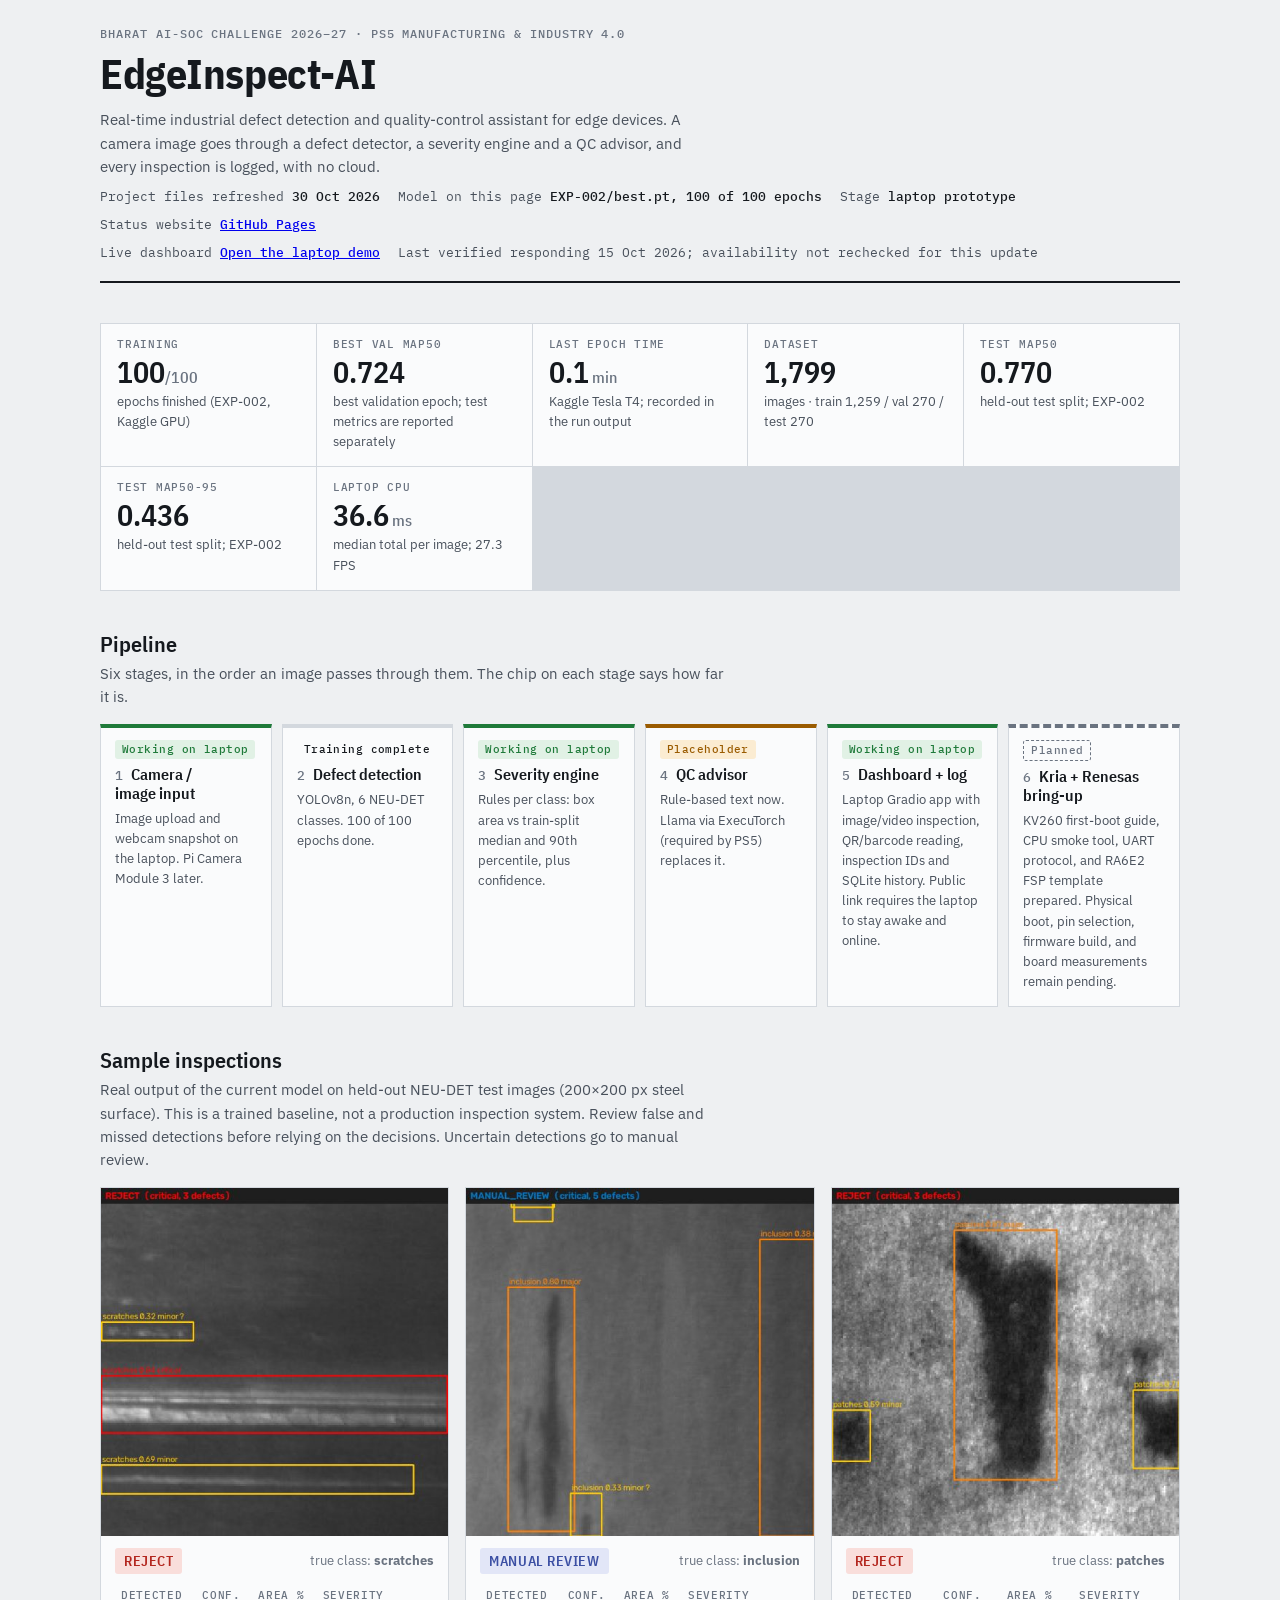
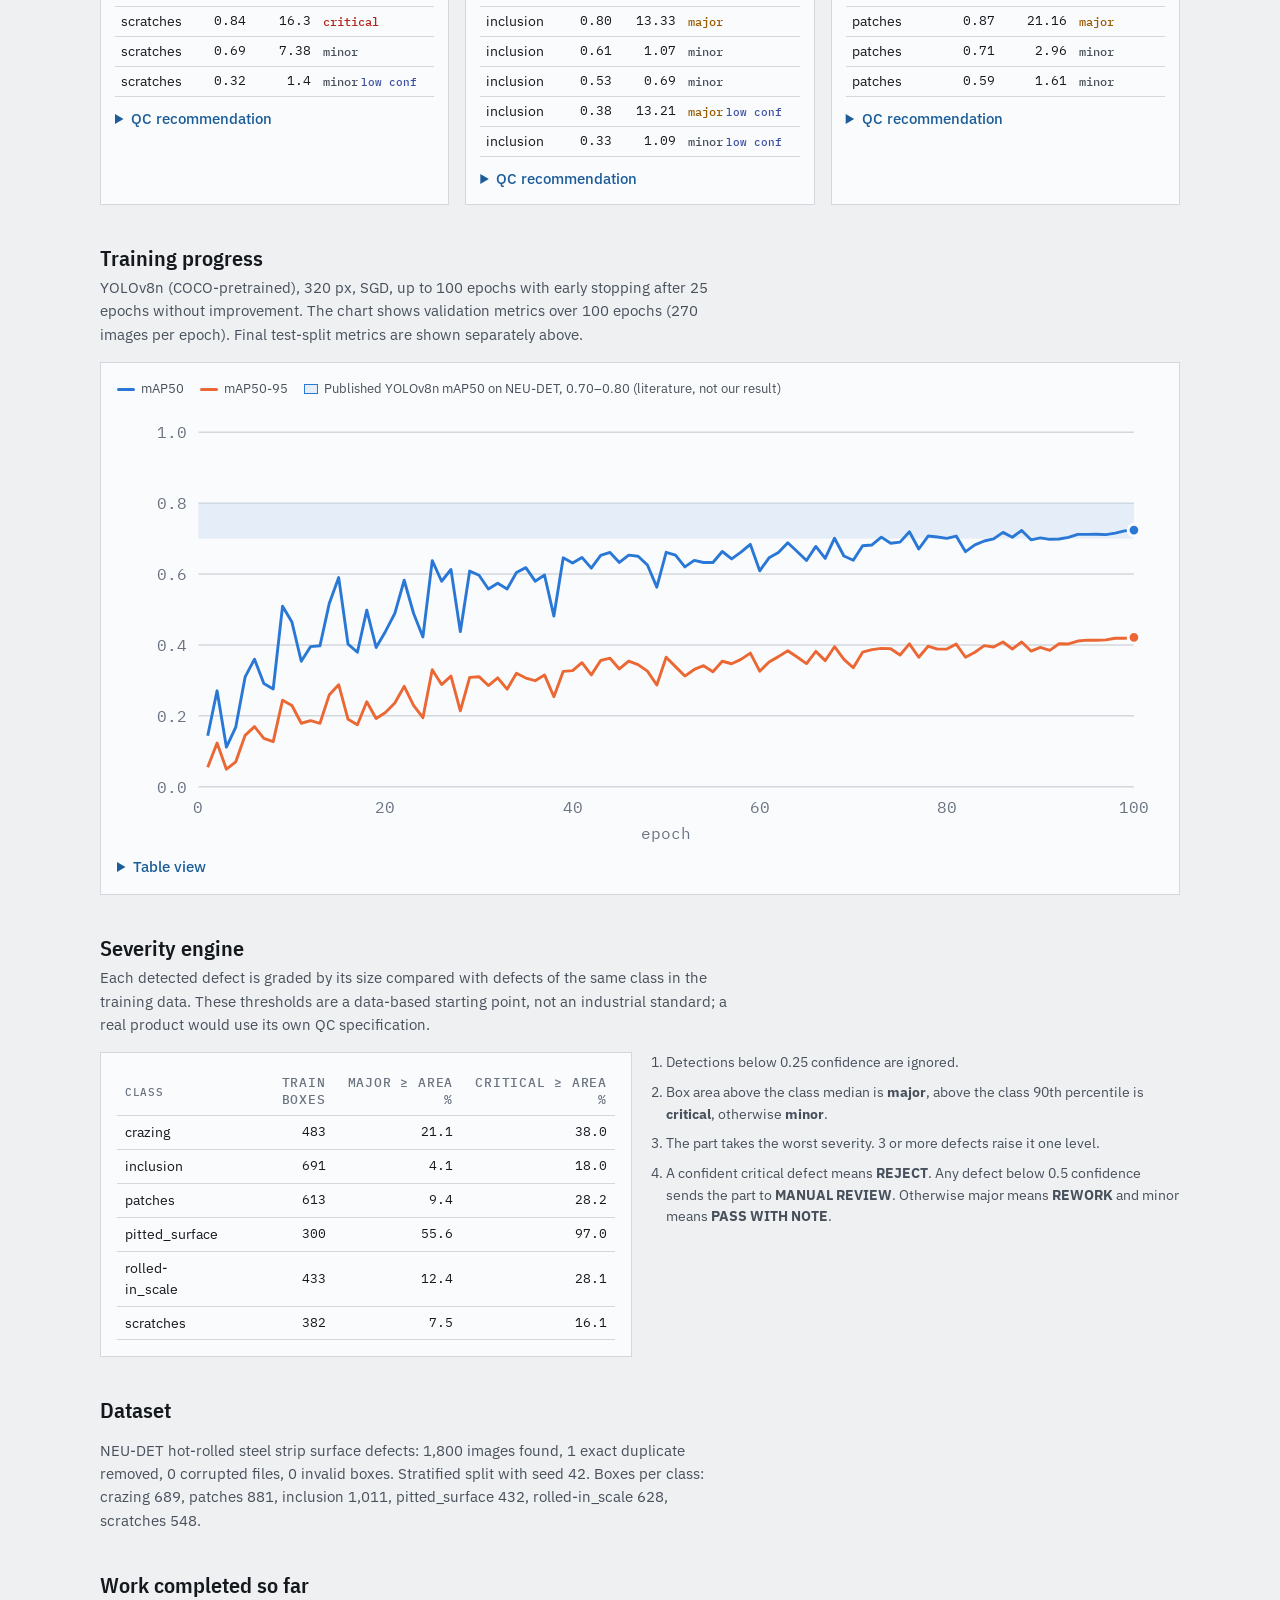
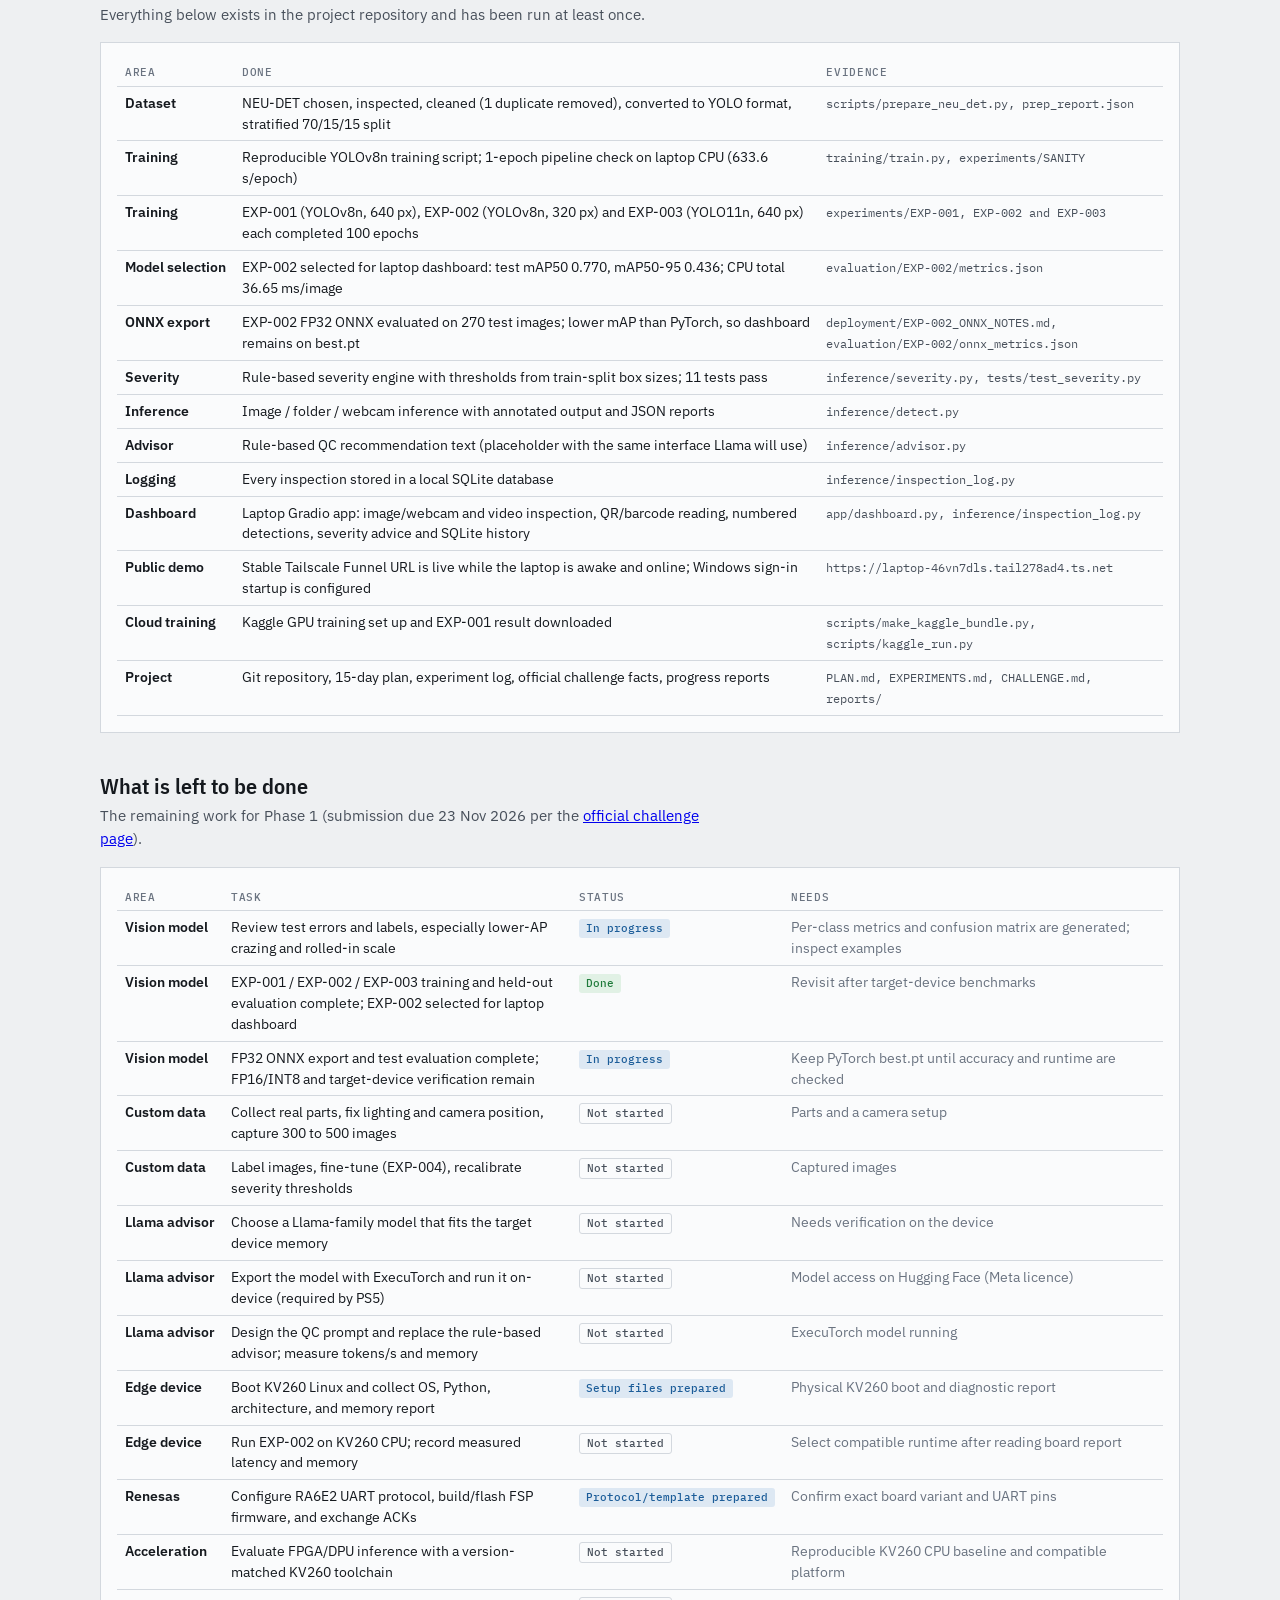
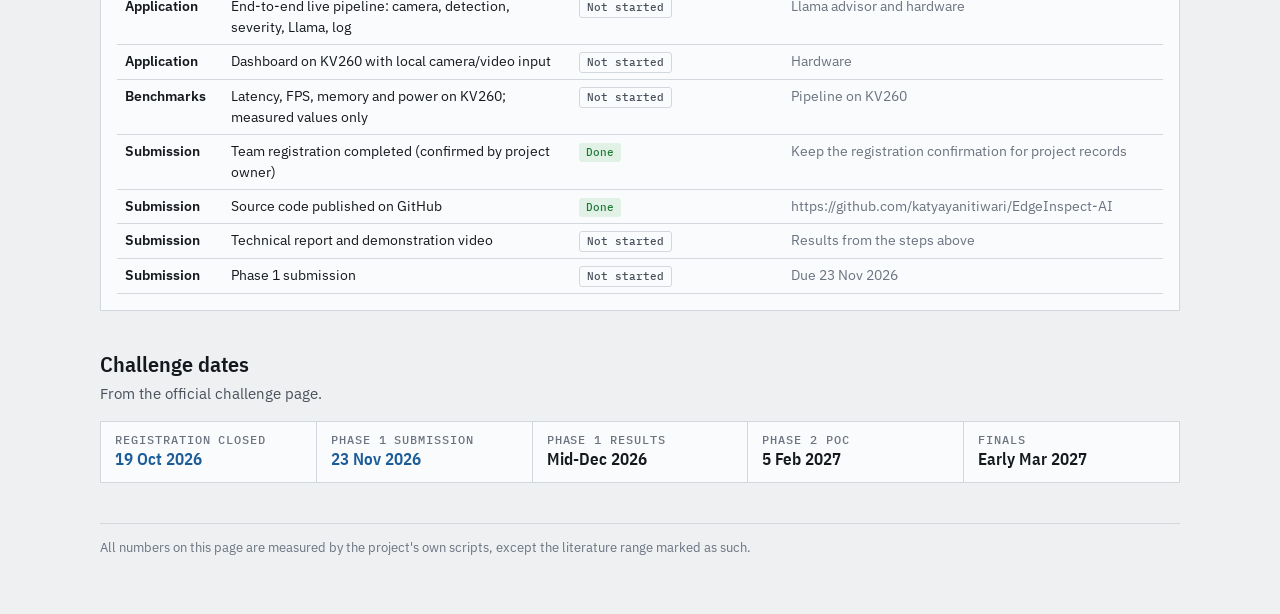
<file: site/index.html>
<!doctype html><html lang="en"><head><meta charset="utf-8"><meta name="viewport" content="width=device-width,initial-scale=1"><style>html{color-scheme:light dark}body{margin:0}img{max-width:100%}[hidden]{display:none!important}</style></head><body><title>EdgeInspect-AI Prototype</title>
<meta name="description" content="Live status of the EdgeInspect-AI defect inspection prototype">
<link rel="preconnect" href="https://fonts.googleapis.com">
<link rel="stylesheet" href="https://fonts.googleapis.com/css2?family=IBM+Plex+Mono:wght@400;500&family=IBM+Plex+Sans+Condensed:wght@500;600;700&family=IBM+Plex+Sans:wght@400;500;600&display=swap">
<style>
:root{
  --bg:#eef0f2; --panel:#fafbfc; --ink:#15191e; --ink-2:#48505b; --muted:#6a7380; --line:#d3d8de;
  --accent:#1c5d99; --accent-soft:#dde8f3;
  --ok:#1f7a3a; --ok-bg:#e1f1e5; --warn:#9a5b00; --warn-bg:#fbecd2; --crit:#b3261e; --crit-bg:#f9dedb;
  --info:#3b4fa3; --info-bg:#e2e6f7;
  --s1:#2a78d6; --s2:#eb6834; --band:rgba(42,120,214,.10);
  --display:"IBM Plex Sans Condensed","Arial Narrow",Arial,sans-serif;
  --body:"IBM Plex Sans",system-ui,-apple-system,"Segoe UI",sans-serif;
  --mono:"IBM Plex Mono",ui-monospace,Consolas,monospace;
}
@media (prefers-color-scheme: dark){:root:not([data-theme="light"]){
  color-scheme:dark;
  --bg:#12151a; --panel:#1a1e24; --ink:#eef1f4; --ink-2:#bcc3cc; --muted:#8f98a4; --line:#2e343d;
  --accent:#7fb2e8; --accent-soft:#1d2d40;
  --ok:#6fcf8a; --ok-bg:#16301f; --warn:#f0b454; --warn-bg:#3a2a10; --crit:#f08a82; --crit-bg:#3d1a18;
  --info:#9fb0f0; --info-bg:#1f2545;
  --s1:#3987e5; --s2:#d95926; --band:rgba(57,135,229,.14);
}}
:root[data-theme="dark"]{
  color-scheme:dark;
  --bg:#12151a; --panel:#1a1e24; --ink:#eef1f4; --ink-2:#bcc3cc; --muted:#8f98a4; --line:#2e343d;
  --accent:#7fb2e8; --accent-soft:#1d2d40;
  --ok:#6fcf8a; --ok-bg:#16301f; --warn:#f0b454; --warn-bg:#3a2a10; --crit:#f08a82; --crit-bg:#3d1a18;
  --info:#9fb0f0; --info-bg:#1f2545;
  --s1:#3987e5; --s2:#d95926; --band:rgba(57,135,229,.14);
}
*{box-sizing:border-box}
body{background:var(--bg);color:var(--ink);font:15px/1.55 var(--body);padding:0 16px}
.wrap{max-width:1080px;margin:0 auto;padding-block:28px 56px;display:grid;gap:40px}
h1,h2,h3{font-family:var(--display);text-wrap:balance;margin:0;line-height:1.15}
h1{font-size:clamp(28px,5vw,42px);font-weight:700;letter-spacing:-.01em}
h2{font-size:22px;font-weight:600}
h3{font-size:16px;font-weight:600}
p{margin:0}
.muted{color:var(--muted)}
.eyebrow{font:500 12px/1 var(--mono);letter-spacing:.08em;text-transform:uppercase;color:var(--muted)}
header{display:grid;gap:10px;border-bottom:2px solid var(--ink);padding-bottom:18px}
.plate{display:flex;flex-wrap:wrap;gap:8px 18px;font:13px/1.4 var(--mono);color:var(--ink-2)}
.plate b{color:var(--ink);font-weight:500}
.lede{max-width:68ch;color:var(--ink-2)}
section{display:grid;gap:16px}
.section-head{display:grid;gap:6px}
.section-head p{max-width:70ch;color:var(--ink-2)}
.kpis{display:grid;grid-template-columns:repeat(auto-fit,minmax(200px,1fr));gap:1px;background:var(--line);border:1px solid var(--line)}
.kpi{background:var(--panel);padding:14px 16px;display:grid;gap:4px;align-content:start}
.kpi-label{font:500 11px/1.2 var(--mono);letter-spacing:.07em;text-transform:uppercase;color:var(--muted)}
.kpi-value{font:600 30px/1.1 var(--display);font-variant-numeric:tabular-nums}
.kpi-value small{font-size:16px;color:var(--muted);font-weight:500}
.kpi-note{font-size:13px;color:var(--ink-2)}
.pipeline{list-style:none;margin:0;padding:0;display:grid;grid-template-columns:repeat(auto-fit,minmax(160px,1fr));gap:10px;counter-reset:st}
.stage{counter-increment:st;background:var(--panel);border:1px solid var(--line);border-top:4px solid var(--line);padding:12px 14px 14px;display:grid;gap:6px;align-content:start}
.stage h3::before{content:counter(st) " ";font:500 13px var(--mono);color:var(--muted)}
.stage p{font-size:13px;color:var(--ink-2)}
.chip{justify-self:start;font:500 11px/1 var(--mono);letter-spacing:.04em;padding:4px 7px;border-radius:3px}
.st-working{border-top-color:var(--ok)} .st-working .chip{background:var(--ok-bg);color:var(--ok)}
.st-training{border-top-color:var(--accent)} .st-training .chip{background:var(--accent-soft);color:var(--accent)}
.st-placeholder{border-top-color:var(--warn)} .st-placeholder .chip{background:var(--warn-bg);color:var(--warn)}
.st-planned{border-top-color:var(--muted);border-top-style:dashed} .st-planned .chip{background:transparent;color:var(--muted);border:1px dashed var(--muted)}
.samples{display:grid;grid-template-columns:repeat(auto-fit,minmax(280px,1fr));gap:16px}
.sample{background:var(--panel);border:1px solid var(--line);display:grid;grid-template-rows:auto 1fr}
.sample img{display:block;width:100%;height:auto;aspect-ratio:1;background:#000}
.sample-body{padding:12px 14px 14px;display:grid;gap:10px;align-content:start}
.sample-head{display:flex;flex-wrap:wrap;justify-content:space-between;align-items:center;gap:8px;font-size:13px}
.decision{font:600 14px/1 var(--display);letter-spacing:.04em;padding:6px 9px;border-radius:3px}
.decision.ok{background:var(--ok-bg);color:var(--ok)} .decision.warn{background:var(--warn-bg);color:var(--warn)}
.decision.crit{background:var(--crit-bg);color:var(--crit)} .decision.info{background:var(--info-bg);color:var(--info)}
.sev{font:500 12px var(--mono)} .sev-minor{color:var(--ink-2)} .sev-major{color:var(--warn)} .sev-critical{color:var(--crit)}
.lc{font:500 11px var(--mono);color:var(--info)}
details summary{cursor:pointer;font-weight:500;color:var(--accent)}
details summary:focus-visible,button:focus-visible{outline:2px solid var(--accent);outline-offset:2px}
pre{white-space:pre-wrap;font:12.5px/1.5 var(--mono);color:var(--ink-2);margin:8px 0 0}
.tablewrap{overflow-x:auto}
table{border-collapse:collapse;width:100%;font-size:13.5px}
th{font:500 11px/1.3 var(--mono);letter-spacing:.06em;text-transform:uppercase;color:var(--muted);text-align:left;padding:6px 8px;border-bottom:1px solid var(--line)}
td{padding:6px 8px;border-bottom:1px solid var(--line)}
.num{text-align:right;font-variant-numeric:tabular-nums;font-family:var(--mono);font-size:13px}
th.num{text-align:right}
.mini td,.mini th{padding:4px 6px}
.panel{background:var(--panel);border:1px solid var(--line);padding:16px}
.chart-panel{display:grid;gap:10px}
.legend{display:flex;flex-wrap:wrap;gap:16px;font-size:13px;color:var(--ink-2)}
.legend span{display:inline-flex;align-items:center;gap:6px}
.sw{width:18px;height:3px;border-radius:2px;display:inline-block}
.swb{width:14px;height:10px;background:var(--band);border:1px solid var(--s1);display:inline-block}
.chartbox{position:relative}
#chart{width:100%;height:auto;display:block;overflow:visible}
#chart text{fill:var(--muted);font:11px var(--mono)}
#tip{position:absolute;pointer-events:none;background:var(--ink);color:var(--bg);font:12px/1.45 var(--mono);padding:6px 8px;border-radius:3px;white-space:nowrap}
.two{display:grid;grid-template-columns:repeat(auto-fit,minmax(300px,1fr));gap:16px;align-items:start}
.rules{display:grid;gap:8px;font-size:14px;color:var(--ink-2);margin:0;padding-left:18px}
.limits{display:grid;gap:8px;margin:0;padding-left:18px;color:var(--ink-2);max-width:75ch}
.dates{display:grid;grid-template-columns:repeat(auto-fit,minmax(150px,1fr));gap:1px;background:var(--line);border:1px solid var(--line)}
.date{background:var(--panel);padding:12px 14px;display:grid;gap:2px}
.date b{font:600 17px var(--display)}
.date.key b{color:var(--accent)}
.plan td{vertical-align:top}
.plan code{font:12px/1.4 var(--mono);color:var(--ink-2);word-break:break-word}
.plan td:first-child{font-weight:600;white-space:nowrap}
.st{font:500 11px/1 var(--mono);padding:4px 7px;border-radius:3px;white-space:nowrap;display:inline-block}
.st-done{background:var(--ok-bg);color:var(--ok)} .st-prog{background:var(--accent-soft);color:var(--accent)}
.st-todo{border:1px solid var(--line);color:var(--ink-2)} .st-block{background:var(--crit-bg);color:var(--crit)}
footer{border-top:1px solid var(--line);padding-top:14px;font-size:13px;color:var(--muted)}
@media (prefers-reduced-motion:reduce){*{transition:none!important}}
</style>

<div class="wrap">
<header>
  <div class="eyebrow">Bharat AI-SoC Challenge 2026–27 · PS5 Manufacturing &amp; Industry 4.0</div>
  <h1>EdgeInspect-AI</h1>
  <p class="lede">Real-time industrial defect detection and quality-control assistant for edge devices. A camera image goes through a defect detector, a severity engine and a QC advisor, and every inspection is logged, with no cloud.</p>
  <div class="plate"><span>Project files refreshed <b>30 Oct 2026</b></span><span>Model on this page <b>EXP-002/best.pt, 100 of 100 epochs</b></span><span>Stage <b>laptop prototype</b></span></div>
  <div class="plate"><span>Status website <b><a href="https://katyayanitiwari.github.io/edgeinspect-ai-site/">GitHub Pages</a></b></span><!--DEMO--></div>
  <div class="plate"><span>Live dashboard <b><a href="https://laptop-46vn7dls.tail278ad4.ts.net">Open the laptop demo</a></b></span><span>Last verified responding 15 Oct 2026; availability not rechecked for this update</span></div>
</header>

<section aria-label="Status">
  <div class="kpis"><div class='kpi'><div class='kpi-label'>Training</div><div class='kpi-value'>100<small>/100</small></div><div class='kpi-note'>epochs finished (EXP-002, Kaggle GPU)</div></div><div class='kpi'><div class='kpi-label'>Best val mAP50</div><div class='kpi-value'>0.724</div><div class='kpi-note'>best validation epoch; test metrics are reported separately</div></div><div class='kpi'><div class='kpi-label'>Last epoch time</div><div class='kpi-value'>0.1<small> min</small></div><div class='kpi-note'>Kaggle Tesla T4; recorded in the run output</div></div><div class='kpi'><div class='kpi-label'>Dataset</div><div class='kpi-value'>1,799</div><div class='kpi-note'>images · train 1,259 / val 270 / test 270</div></div><div class='kpi'><div class='kpi-label'>Test mAP50</div><div class='kpi-value'>0.770</div><div class='kpi-note'>held-out test split; EXP-002</div></div><div class='kpi'><div class='kpi-label'>Test mAP50-95</div><div class='kpi-value'>0.436</div><div class='kpi-note'>held-out test split; EXP-002</div></div><div class='kpi'><div class='kpi-label'>Laptop CPU</div><div class='kpi-value'>36.6<small> ms</small></div><div class='kpi-note'>median total per image; 27.3 FPS</div></div></div>
</section>

<section>
  <div class="section-head"><h2>Pipeline</h2>
  <p>Six stages, in the order an image passes through them. The chip on each stage says how far it is.</p></div>
  <ol class="pipeline"><li class='stage st-working'><span class='chip'>Working on laptop</span><h3>Camera / image input</h3><p>Image upload and webcam snapshot on the laptop. Pi Camera Module 3 later.</p></li><li class='stage st-complete'><span class='chip'>Training complete</span><h3>Defect detection</h3><p>YOLOv8n, 6 NEU-DET classes. 100 of 100 epochs done.</p></li><li class='stage st-working'><span class='chip'>Working on laptop</span><h3>Severity engine</h3><p>Rules per class: box area vs train-split median and 90th percentile, plus confidence.</p></li><li class='stage st-placeholder'><span class='chip'>Placeholder</span><h3>QC advisor</h3><p>Rule-based text now. Llama via ExecuTorch (required by PS5) replaces it.</p></li><li class='stage st-working'><span class='chip'>Working on laptop</span><h3>Dashboard + log</h3><p>Laptop Gradio app with image/video inspection, QR/barcode reading, inspection IDs and SQLite history. Public link requires the laptop to stay awake and online.</p></li><li class='stage st-planned'><span class='chip'>Planned</span><h3>Kria + Renesas bring-up</h3><p>KV260 first-boot guide, CPU smoke tool, UART protocol, and RA6E2 FSP template prepared. Physical boot, pin selection, firmware build, and board measurements remain pending.</p></li></ol>
</section>

<section>
  <div class="section-head"><h2>Sample inspections</h2>
  <p>Real output of the current model on held-out NEU-DET test images (200×200 px steel surface). This is a trained baseline, not a production inspection system. Review false and missed detections before relying on the decisions. Uncertain detections go to manual review.</p></div>
  <div class="samples">
<article class="sample">
  <img src="[data-uri]" alt="Model output on NEU-DET test image scratches_262.jpg" width="480" height="480">
  <div class="sample-body">
    <div class="sample-head"><span class="decision crit">REJECT</span>
      <span class="muted">true class: <b>scratches</b></span></div>
    <div class="tablewrap"><table class="mini"><thead><tr><th>Detected</th><th>Conf.</th><th>Area %</th><th>Severity</th></tr></thead>
    <tbody><tr><td>scratches</td><td class='num'>0.84</td><td class='num'>16.3</td><td><span class='sev sev-critical'>critical</span></td></tr><tr><td>scratches</td><td class='num'>0.69</td><td class='num'>7.38</td><td><span class='sev sev-minor'>minor</span></td></tr><tr><td>scratches</td><td class='num'>0.32</td><td class='num'>1.4</td><td><span class='sev sev-minor'>minor</span> <span class="lc">low conf</span></td></tr></tbody></table></div>
    <details><summary>QC recommendation</summary><pre>Decision: REJECT (overall severity: critical)
Critical defect. Reject the part and quarantine it. If several rejects of the same defect type occur in a row, check the upstream process.
D01 — scratches (linear scratch marks): critical, 16.3% of image, confidence 0.84
D02 — scratches (linear scratch marks): minor, 7.38% of image, confidence 0.69
D03 — scratches (linear scratch marks): minor, 1.4% of image, confidence 0.32 - low confidence, verify</pre></details>
  </div>
</article>
<article class="sample">
  <img src="[data-uri]" alt="Model output on NEU-DET test image inclusion_187.jpg" width="480" height="480">
  <div class="sample-body">
    <div class="sample-head"><span class="decision info">MANUAL REVIEW</span>
      <span class="muted">true class: <b>inclusion</b></span></div>
    <div class="tablewrap"><table class="mini"><thead><tr><th>Detected</th><th>Conf.</th><th>Area %</th><th>Severity</th></tr></thead>
    <tbody><tr><td>inclusion</td><td class='num'>0.80</td><td class='num'>13.33</td><td><span class='sev sev-major'>major</span></td></tr><tr><td>inclusion</td><td class='num'>0.61</td><td class='num'>1.07</td><td><span class='sev sev-minor'>minor</span></td></tr><tr><td>inclusion</td><td class='num'>0.53</td><td class='num'>0.69</td><td><span class='sev sev-minor'>minor</span></td></tr><tr><td>inclusion</td><td class='num'>0.38</td><td class='num'>13.21</td><td><span class='sev sev-major'>major</span> <span class="lc">low conf</span></td></tr><tr><td>inclusion</td><td class='num'>0.33</td><td class='num'>1.09</td><td><span class='sev sev-minor'>minor</span> <span class="lc">low conf</span></td></tr></tbody></table></div>
    <details><summary>QC recommendation</summary><pre>Decision: MANUAL_REVIEW (overall severity: critical)
The model is not confident. A QC operator must inspect this part manually before a decision is made.
D01 — inclusion (foreign material embedded in the surface): major, 13.33% of image, confidence 0.80
D02 — inclusion (foreign material embedded in the surface): major, 13.21% of image, confidence 0.38 - low confidence, verify
D03 — inclusion (foreign material embedded in the surface): minor, 1.09% of image, confidence 0.33 - low confidence, verify
D04 — inclusion (foreign material embedded in the surface): minor, 1.07% of image, confidence 0.61
D05 — inclusion (foreign material embedded in the surface): minor, 0.69% of image, confidence 0.53</pre></details>
  </div>
</article>
<article class="sample">
  <img src="[data-uri]" alt="Model output on NEU-DET test image patches_109.jpg" width="480" height="480">
  <div class="sample-body">
    <div class="sample-head"><span class="decision crit">REJECT</span>
      <span class="muted">true class: <b>patches</b></span></div>
    <div class="tablewrap"><table class="mini"><thead><tr><th>Detected</th><th>Conf.</th><th>Area %</th><th>Severity</th></tr></thead>
    <tbody><tr><td>patches</td><td class='num'>0.87</td><td class='num'>21.16</td><td><span class='sev sev-major'>major</span></td></tr><tr><td>patches</td><td class='num'>0.71</td><td class='num'>2.96</td><td><span class='sev sev-minor'>minor</span></td></tr><tr><td>patches</td><td class='num'>0.59</td><td class='num'>1.61</td><td><span class='sev sev-minor'>minor</span></td></tr></tbody></table></div>
    <details><summary>QC recommendation</summary><pre>Decision: REJECT (overall severity: critical)
Critical defect. Reject the part and quarantine it. If several rejects of the same defect type occur in a row, check the upstream process.
D01 — patches (irregular surface patch): major, 21.16% of image, confidence 0.87
D02 — patches (irregular surface patch): minor, 2.96% of image, confidence 0.71
D03 — patches (irregular surface patch): minor, 1.61% of image, confidence 0.59</pre></details>
  </div>
</article></div>
</section>

<section>
  <div class="section-head"><h2>Training progress</h2>
  <p>YOLOv8n (COCO-pretrained), 320 px, SGD, up to 100 epochs with early stopping after 25 epochs without improvement. The chart shows validation metrics over 100 epochs (270 images per epoch). Final test-split metrics are shown separately above.</p></div>
  <div class="panel chart-panel">
    <div class="legend">
      <span><i class="sw" style="background:var(--s1)"></i>mAP50</span>
      <span><i class="sw" style="background:var(--s2)"></i>mAP50-95</span>
      <span><i class="swb"></i>Published YOLOv8n mAP50 on NEU-DET, 0.70–0.80 (literature, not our result)</span>
    </div>
    <div class="chartbox"><svg id="chart" viewBox="0 0 720 300" role="img" aria-labelledby="chart-title chart-desc">
<title id="chart-title">Validation mAP per epoch</title>
<desc id="chart-desc">Line chart of mAP50 and mAP50-95 on the validation split for each finished training epoch.</desc>
<g id="grid"></g><g id="band"></g><g id="lines"></g><g id="dots"></g><g id="hover"></g>
<rect id="hit" x="56" y="16" width="644" height="244" fill="transparent"></rect>
</svg><div id="tip" hidden></div></div>
    <details><summary>Table view</summary>
      <div class="tablewrap"><table><thead><tr><th class="num">Epoch</th><th class="num">Precision</th><th class="num">Recall</th><th class="num">mAP50</th><th class="num">mAP50-95</th><th class="num">Minutes</th></tr></thead>
      <tbody><tr><td class='num'>1</td><td class='num'>0.006</td><td class='num'>0.561</td><td class='num'>0.144</td><td class='num'>0.055</td><td class='num'>0.1</td></tr><tr><td class='num'>2</td><td class='num'>0.291</td><td class='num'>0.344</td><td class='num'>0.271</td><td class='num'>0.123</td><td class='num'>0.2</td></tr><tr><td class='num'>3</td><td class='num'>0.221</td><td class='num'>0.203</td><td class='num'>0.112</td><td class='num'>0.049</td><td class='num'>0.3</td></tr><tr><td class='num'>4</td><td class='num'>0.450</td><td class='num'>0.260</td><td class='num'>0.168</td><td class='num'>0.070</td><td class='num'>0.4</td></tr><tr><td class='num'>5</td><td class='num'>0.437</td><td class='num'>0.420</td><td class='num'>0.310</td><td class='num'>0.145</td><td class='num'>0.5</td></tr><tr><td class='num'>6</td><td class='num'>0.360</td><td class='num'>0.402</td><td class='num'>0.360</td><td class='num'>0.170</td><td class='num'>0.6</td></tr><tr><td class='num'>7</td><td class='num'>0.334</td><td class='num'>0.337</td><td class='num'>0.291</td><td class='num'>0.136</td><td class='num'>0.7</td></tr><tr><td class='num'>8</td><td class='num'>0.638</td><td class='num'>0.274</td><td class='num'>0.276</td><td class='num'>0.127</td><td class='num'>0.8</td></tr><tr><td class='num'>9</td><td class='num'>0.482</td><td class='num'>0.538</td><td class='num'>0.509</td><td class='num'>0.244</td><td class='num'>0.9</td></tr><tr><td class='num'>10</td><td class='num'>0.578</td><td class='num'>0.423</td><td class='num'>0.464</td><td class='num'>0.229</td><td class='num'>1.0</td></tr><tr><td class='num'>11</td><td class='num'>0.431</td><td class='num'>0.329</td><td class='num'>0.354</td><td class='num'>0.179</td><td class='num'>1.1</td></tr><tr><td class='num'>12</td><td class='num'>0.356</td><td class='num'>0.467</td><td class='num'>0.395</td><td class='num'>0.186</td><td class='num'>1.2</td></tr><tr><td class='num'>13</td><td class='num'>0.468</td><td class='num'>0.417</td><td class='num'>0.398</td><td class='num'>0.179</td><td class='num'>1.3</td></tr><tr><td class='num'>14</td><td class='num'>0.626</td><td class='num'>0.470</td><td class='num'>0.518</td><td class='num'>0.260</td><td class='num'>1.4</td></tr><tr><td class='num'>15</td><td class='num'>0.526</td><td class='num'>0.631</td><td class='num'>0.590</td><td class='num'>0.288</td><td class='num'>1.5</td></tr><tr><td class='num'>16</td><td class='num'>0.384</td><td class='num'>0.461</td><td class='num'>0.402</td><td class='num'>0.190</td><td class='num'>1.6</td></tr><tr><td class='num'>17</td><td class='num'>0.433</td><td class='num'>0.450</td><td class='num'>0.379</td><td class='num'>0.175</td><td class='num'>1.7</td></tr><tr><td class='num'>18</td><td class='num'>0.647</td><td class='num'>0.506</td><td class='num'>0.498</td><td class='num'>0.240</td><td class='num'>1.8</td></tr><tr><td class='num'>19</td><td class='num'>0.499</td><td class='num'>0.388</td><td class='num'>0.393</td><td class='num'>0.193</td><td class='num'>1.9</td></tr><tr><td class='num'>20</td><td class='num'>0.509</td><td class='num'>0.466</td><td class='num'>0.438</td><td class='num'>0.210</td><td class='num'>2.0</td></tr><tr><td class='num'>21</td><td class='num'>0.443</td><td class='num'>0.512</td><td class='num'>0.489</td><td class='num'>0.236</td><td class='num'>2.1</td></tr><tr><td class='num'>22</td><td class='num'>0.522</td><td class='num'>0.578</td><td class='num'>0.582</td><td class='num'>0.283</td><td class='num'>2.2</td></tr><tr><td class='num'>23</td><td class='num'>0.449</td><td class='num'>0.546</td><td class='num'>0.489</td><td class='num'>0.230</td><td class='num'>2.3</td></tr><tr><td class='num'>24</td><td class='num'>0.567</td><td class='num'>0.421</td><td class='num'>0.422</td><td class='num'>0.195</td><td class='num'>2.4</td></tr><tr><td class='num'>25</td><td class='num'>0.613</td><td class='num'>0.603</td><td class='num'>0.638</td><td class='num'>0.330</td><td class='num'>2.5</td></tr><tr><td class='num'>26</td><td class='num'>0.565</td><td class='num'>0.573</td><td class='num'>0.580</td><td class='num'>0.288</td><td class='num'>2.6</td></tr><tr><td class='num'>27</td><td class='num'>0.531</td><td class='num'>0.551</td><td class='num'>0.613</td><td class='num'>0.312</td><td class='num'>2.7</td></tr><tr><td class='num'>28</td><td class='num'>0.437</td><td class='num'>0.460</td><td class='num'>0.437</td><td class='num'>0.214</td><td class='num'>2.8</td></tr><tr><td class='num'>29</td><td class='num'>0.574</td><td class='num'>0.585</td><td class='num'>0.608</td><td class='num'>0.308</td><td class='num'>2.9</td></tr><tr><td class='num'>30</td><td class='num'>0.540</td><td class='num'>0.575</td><td class='num'>0.597</td><td class='num'>0.310</td><td class='num'>3.0</td></tr><tr><td class='num'>31</td><td class='num'>0.541</td><td class='num'>0.567</td><td class='num'>0.558</td><td class='num'>0.285</td><td class='num'>3.1</td></tr><tr><td class='num'>32</td><td class='num'>0.675</td><td class='num'>0.522</td><td class='num'>0.574</td><td class='num'>0.307</td><td class='num'>3.2</td></tr><tr><td class='num'>33</td><td class='num'>0.514</td><td class='num'>0.551</td><td class='num'>0.558</td><td class='num'>0.275</td><td class='num'>3.3</td></tr><tr><td class='num'>34</td><td class='num'>0.611</td><td class='num'>0.564</td><td class='num'>0.604</td><td class='num'>0.320</td><td class='num'>3.4</td></tr><tr><td class='num'>35</td><td class='num'>0.502</td><td class='num'>0.648</td><td class='num'>0.618</td><td class='num'>0.307</td><td class='num'>3.5</td></tr><tr><td class='num'>36</td><td class='num'>0.637</td><td class='num'>0.537</td><td class='num'>0.580</td><td class='num'>0.299</td><td class='num'>3.6</td></tr><tr><td class='num'>37</td><td class='num'>0.646</td><td class='num'>0.564</td><td class='num'>0.597</td><td class='num'>0.315</td><td class='num'>3.7</td></tr><tr><td class='num'>38</td><td class='num'>0.451</td><td class='num'>0.490</td><td class='num'>0.481</td><td class='num'>0.254</td><td class='num'>3.8</td></tr><tr><td class='num'>39</td><td class='num'>0.610</td><td class='num'>0.626</td><td class='num'>0.646</td><td class='num'>0.326</td><td class='num'>3.9</td></tr><tr><td class='num'>40</td><td class='num'>0.575</td><td class='num'>0.641</td><td class='num'>0.631</td><td class='num'>0.328</td><td class='num'>4.0</td></tr><tr><td class='num'>41</td><td class='num'>0.576</td><td class='num'>0.655</td><td class='num'>0.647</td><td class='num'>0.350</td><td class='num'>4.1</td></tr><tr><td class='num'>42</td><td class='num'>0.574</td><td class='num'>0.607</td><td class='num'>0.617</td><td class='num'>0.315</td><td class='num'>4.1</td></tr><tr><td class='num'>43</td><td class='num'>0.665</td><td class='num'>0.603</td><td class='num'>0.652</td><td class='num'>0.356</td><td class='num'>4.2</td></tr><tr><td class='num'>44</td><td class='num'>0.598</td><td class='num'>0.642</td><td class='num'>0.661</td><td class='num'>0.363</td><td class='num'>4.3</td></tr><tr><td class='num'>45</td><td class='num'>0.545</td><td class='num'>0.649</td><td class='num'>0.633</td><td class='num'>0.332</td><td class='num'>4.4</td></tr><tr><td class='num'>46</td><td class='num'>0.603</td><td class='num'>0.614</td><td class='num'>0.653</td><td class='num'>0.354</td><td class='num'>4.5</td></tr><tr><td class='num'>47</td><td class='num'>0.601</td><td class='num'>0.648</td><td class='num'>0.650</td><td class='num'>0.345</td><td class='num'>4.6</td></tr><tr><td class='num'>48</td><td class='num'>0.626</td><td class='num'>0.634</td><td class='num'>0.625</td><td class='num'>0.326</td><td class='num'>4.7</td></tr><tr><td class='num'>49</td><td class='num'>0.569</td><td class='num'>0.566</td><td class='num'>0.563</td><td class='num'>0.287</td><td class='num'>4.8</td></tr><tr><td class='num'>50</td><td class='num'>0.596</td><td class='num'>0.645</td><td class='num'>0.661</td><td class='num'>0.365</td><td class='num'>4.9</td></tr><tr><td class='num'>51</td><td class='num'>0.589</td><td class='num'>0.628</td><td class='num'>0.653</td><td class='num'>0.339</td><td class='num'>5.0</td></tr><tr><td class='num'>52</td><td class='num'>0.635</td><td class='num'>0.557</td><td class='num'>0.620</td><td class='num'>0.312</td><td class='num'>5.1</td></tr><tr><td class='num'>53</td><td class='num'>0.559</td><td class='num'>0.665</td><td class='num'>0.639</td><td class='num'>0.331</td><td class='num'>5.2</td></tr><tr><td class='num'>54</td><td class='num'>0.581</td><td class='num'>0.620</td><td class='num'>0.633</td><td class='num'>0.341</td><td class='num'>5.3</td></tr><tr><td class='num'>55</td><td class='num'>0.575</td><td class='num'>0.642</td><td class='num'>0.633</td><td class='num'>0.324</td><td class='num'>5.4</td></tr><tr><td class='num'>56</td><td class='num'>0.546</td><td class='num'>0.671</td><td class='num'>0.664</td><td class='num'>0.354</td><td class='num'>5.5</td></tr><tr><td class='num'>57</td><td class='num'>0.667</td><td class='num'>0.565</td><td class='num'>0.643</td><td class='num'>0.347</td><td class='num'>5.6</td></tr><tr><td class='num'>58</td><td class='num'>0.628</td><td class='num'>0.652</td><td class='num'>0.662</td><td class='num'>0.359</td><td class='num'>5.7</td></tr><tr><td class='num'>59</td><td class='num'>0.627</td><td class='num'>0.659</td><td class='num'>0.684</td><td class='num'>0.377</td><td class='num'>5.8</td></tr><tr><td class='num'>60</td><td class='num'>0.581</td><td class='num'>0.619</td><td class='num'>0.609</td><td class='num'>0.326</td><td class='num'>5.9</td></tr><tr><td class='num'>61</td><td class='num'>0.595</td><td class='num'>0.631</td><td class='num'>0.646</td><td class='num'>0.352</td><td class='num'>6.0</td></tr><tr><td class='num'>62</td><td class='num'>0.595</td><td class='num'>0.668</td><td class='num'>0.661</td><td class='num'>0.367</td><td class='num'>6.1</td></tr><tr><td class='num'>63</td><td class='num'>0.660</td><td class='num'>0.659</td><td class='num'>0.688</td><td class='num'>0.384</td><td class='num'>6.2</td></tr><tr><td class='num'>64</td><td class='num'>0.557</td><td class='num'>0.678</td><td class='num'>0.663</td><td class='num'>0.366</td><td class='num'>6.3</td></tr><tr><td class='num'>65</td><td class='num'>0.609</td><td class='num'>0.604</td><td class='num'>0.638</td><td class='num'>0.347</td><td class='num'>6.4</td></tr><tr><td class='num'>66</td><td class='num'>0.658</td><td class='num'>0.620</td><td class='num'>0.678</td><td class='num'>0.382</td><td class='num'>6.5</td></tr><tr><td class='num'>67</td><td class='num'>0.593</td><td class='num'>0.649</td><td class='num'>0.644</td><td class='num'>0.356</td><td class='num'>6.6</td></tr><tr><td class='num'>68</td><td class='num'>0.592</td><td class='num'>0.688</td><td class='num'>0.701</td><td class='num'>0.395</td><td class='num'>6.7</td></tr><tr><td class='num'>69</td><td class='num'>0.590</td><td class='num'>0.606</td><td class='num'>0.651</td><td class='num'>0.359</td><td class='num'>6.8</td></tr><tr><td class='num'>70</td><td class='num'>0.628</td><td class='num'>0.585</td><td class='num'>0.639</td><td class='num'>0.336</td><td class='num'>6.9</td></tr><tr><td class='num'>71</td><td class='num'>0.600</td><td class='num'>0.672</td><td class='num'>0.680</td><td class='num'>0.379</td><td class='num'>7.0</td></tr><tr><td class='num'>72</td><td class='num'>0.673</td><td class='num'>0.621</td><td class='num'>0.682</td><td class='num'>0.387</td><td class='num'>7.0</td></tr><tr><td class='num'>73</td><td class='num'>0.643</td><td class='num'>0.671</td><td class='num'>0.704</td><td class='num'>0.390</td><td class='num'>7.1</td></tr><tr><td class='num'>74</td><td class='num'>0.608</td><td class='num'>0.692</td><td class='num'>0.687</td><td class='num'>0.389</td><td class='num'>7.2</td></tr><tr><td class='num'>75</td><td class='num'>0.612</td><td class='num'>0.683</td><td class='num'>0.690</td><td class='num'>0.372</td><td class='num'>7.3</td></tr><tr><td class='num'>76</td><td class='num'>0.709</td><td class='num'>0.669</td><td class='num'>0.719</td><td class='num'>0.403</td><td class='num'>7.4</td></tr><tr><td class='num'>77</td><td class='num'>0.605</td><td class='num'>0.667</td><td class='num'>0.671</td><td class='num'>0.365</td><td class='num'>7.5</td></tr><tr><td class='num'>78</td><td class='num'>0.634</td><td class='num'>0.686</td><td class='num'>0.707</td><td class='num'>0.396</td><td class='num'>7.6</td></tr><tr><td class='num'>79</td><td class='num'>0.707</td><td class='num'>0.627</td><td class='num'>0.705</td><td class='num'>0.388</td><td class='num'>7.7</td></tr><tr><td class='num'>80</td><td class='num'>0.649</td><td class='num'>0.649</td><td class='num'>0.701</td><td class='num'>0.388</td><td class='num'>7.8</td></tr><tr><td class='num'>81</td><td class='num'>0.638</td><td class='num'>0.685</td><td class='num'>0.707</td><td class='num'>0.402</td><td class='num'>7.9</td></tr><tr><td class='num'>82</td><td class='num'>0.623</td><td class='num'>0.639</td><td class='num'>0.663</td><td class='num'>0.365</td><td class='num'>8.0</td></tr><tr><td class='num'>83</td><td class='num'>0.614</td><td class='num'>0.658</td><td class='num'>0.682</td><td class='num'>0.379</td><td class='num'>8.1</td></tr><tr><td class='num'>84</td><td class='num'>0.593</td><td class='num'>0.689</td><td class='num'>0.693</td><td class='num'>0.398</td><td class='num'>8.2</td></tr><tr><td class='num'>85</td><td class='num'>0.630</td><td class='num'>0.678</td><td class='num'>0.699</td><td class='num'>0.394</td><td class='num'>8.3</td></tr><tr><td class='num'>86</td><td class='num'>0.610</td><td class='num'>0.706</td><td class='num'>0.717</td><td class='num'>0.408</td><td class='num'>8.4</td></tr><tr><td class='num'>87</td><td class='num'>0.686</td><td class='num'>0.645</td><td class='num'>0.704</td><td class='num'>0.388</td><td class='num'>8.5</td></tr><tr><td class='num'>88</td><td class='num'>0.658</td><td class='num'>0.677</td><td class='num'>0.723</td><td class='num'>0.408</td><td class='num'>8.6</td></tr><tr><td class='num'>89</td><td class='num'>0.664</td><td class='num'>0.664</td><td class='num'>0.697</td><td class='num'>0.383</td><td class='num'>8.7</td></tr><tr><td class='num'>90</td><td class='num'>0.565</td><td class='num'>0.731</td><td class='num'>0.702</td><td class='num'>0.393</td><td class='num'>8.8</td></tr><tr><td class='num'>91</td><td class='num'>0.628</td><td class='num'>0.679</td><td class='num'>0.698</td><td class='num'>0.385</td><td class='num'>8.9</td></tr><tr><td class='num'>92</td><td class='num'>0.612</td><td class='num'>0.702</td><td class='num'>0.699</td><td class='num'>0.403</td><td class='num'>9.0</td></tr><tr><td class='num'>93</td><td class='num'>0.653</td><td class='num'>0.682</td><td class='num'>0.703</td><td class='num'>0.403</td><td class='num'>9.1</td></tr><tr><td class='num'>94</td><td class='num'>0.622</td><td class='num'>0.697</td><td class='num'>0.712</td><td class='num'>0.411</td><td class='num'>9.2</td></tr><tr><td class='num'>95</td><td class='num'>0.663</td><td class='num'>0.687</td><td class='num'>0.712</td><td class='num'>0.413</td><td class='num'>9.3</td></tr><tr><td class='num'>96</td><td class='num'>0.673</td><td class='num'>0.666</td><td class='num'>0.712</td><td class='num'>0.413</td><td class='num'>9.4</td></tr><tr><td class='num'>97</td><td class='num'>0.644</td><td class='num'>0.689</td><td class='num'>0.711</td><td class='num'>0.414</td><td class='num'>9.5</td></tr><tr><td class='num'>98</td><td class='num'>0.646</td><td class='num'>0.675</td><td class='num'>0.715</td><td class='num'>0.419</td><td class='num'>9.6</td></tr><tr><td class='num'>99</td><td class='num'>0.629</td><td class='num'>0.712</td><td class='num'>0.722</td><td class='num'>0.419</td><td class='num'>9.7</td></tr><tr><td class='num'>100</td><td class='num'>0.662</td><td class='num'>0.698</td><td class='num'>0.724</td><td class='num'>0.421</td><td class='num'>9.7</td></tr></tbody></table></div></details>
  </div>
</section>

<section>
  <div class="section-head"><h2>Severity engine</h2>
  <p>Each detected defect is graded by its size compared with defects of the same class in the training data. These thresholds are a data-based starting point, not an industrial standard; a real product would use its own QC specification.</p></div>
  <div class="two">
    <div class="panel tablewrap"><table><thead><tr><th>Class</th><th class="num">Train boxes</th><th class="num">Major ≥ area %</th><th class="num">Critical ≥ area %</th></tr></thead>
    <tbody><tr><td>crazing</td><td class='num'>483</td><td class='num'>21.1</td><td class='num'>38.0</td></tr><tr><td>inclusion</td><td class='num'>691</td><td class='num'>4.1</td><td class='num'>18.0</td></tr><tr><td>patches</td><td class='num'>613</td><td class='num'>9.4</td><td class='num'>28.2</td></tr><tr><td>pitted_surface</td><td class='num'>300</td><td class='num'>55.6</td><td class='num'>97.0</td></tr><tr><td>rolled-in_scale</td><td class='num'>433</td><td class='num'>12.4</td><td class='num'>28.1</td></tr><tr><td>scratches</td><td class='num'>382</td><td class='num'>7.5</td><td class='num'>16.1</td></tr></tbody></table></div>
    <ol class="rules">
      <li>Detections below 0.25 confidence are ignored.</li>
      <li>Box area above the class median is <b>major</b>, above the class 90th percentile is <b>critical</b>, otherwise <b>minor</b>.</li>
      <li>The part takes the worst severity. 3 or more defects raise it one level.</li>
      <li>A confident critical defect means <b>REJECT</b>. Any defect below 0.5 confidence sends the part to <b>MANUAL REVIEW</b>. Otherwise major means <b>REWORK</b> and minor means <b>PASS WITH NOTE</b>.</li>
    </ol>
  </div>
</section>

<section>
  <div class="section-head"><h2>Dataset</h2></div>
  <p class="lede">NEU-DET hot-rolled steel strip surface defects: 1,800 images found, 1 exact duplicate removed, 0 corrupted files, 0 invalid boxes. Stratified split with seed 42. Boxes per class: crazing 689, patches 881, inclusion 1,011, pitted_surface 432, rolled-in_scale 628, scratches 548.</p>
</section>

<section>
  <div class="section-head"><h2>Work completed so far</h2>
  <p>Everything below exists in the project repository and has been run at least once.</p></div>
  <div class="panel tablewrap"><table class="plan"><thead><tr><th>Area</th><th>Done</th><th>Evidence</th></tr></thead>
  <tbody><tr><td>Dataset</td><td>NEU-DET chosen, inspected, cleaned (1 duplicate removed), converted to YOLO format, stratified 70/15/15 split</td><td class='muted'><code>scripts/prepare_neu_det.py, prep_report.json</code></td></tr><tr><td>Training</td><td>Reproducible YOLOv8n training script; 1-epoch pipeline check on laptop CPU (633.6 s/epoch)</td><td class='muted'><code>training/train.py, experiments/SANITY</code></td></tr><tr><td>Training</td><td>EXP-001 (YOLOv8n, 640 px), EXP-002 (YOLOv8n, 320 px) and EXP-003 (YOLO11n, 640 px) each completed 100 epochs</td><td class='muted'><code>experiments/EXP-001, EXP-002 and EXP-003</code></td></tr><tr><td>Model selection</td><td>EXP-002 selected for laptop dashboard: test mAP50 0.770, mAP50-95 0.436; CPU total 36.65 ms/image</td><td class='muted'><code>evaluation/EXP-002/metrics.json</code></td></tr><tr><td>ONNX export</td><td>EXP-002 FP32 ONNX evaluated on 270 test images; lower mAP than PyTorch, so dashboard remains on best.pt</td><td class='muted'><code>deployment/EXP-002_ONNX_NOTES.md, evaluation/EXP-002/onnx_metrics.json</code></td></tr><tr><td>Severity</td><td>Rule-based severity engine with thresholds from train-split box sizes; 11 tests pass</td><td class='muted'><code>inference/severity.py, tests/test_severity.py</code></td></tr><tr><td>Inference</td><td>Image / folder / webcam inference with annotated output and JSON reports</td><td class='muted'><code>inference/detect.py</code></td></tr><tr><td>Advisor</td><td>Rule-based QC recommendation text (placeholder with the same interface Llama will use)</td><td class='muted'><code>inference/advisor.py</code></td></tr><tr><td>Logging</td><td>Every inspection stored in a local SQLite database</td><td class='muted'><code>inference/inspection_log.py</code></td></tr><tr><td>Dashboard</td><td>Laptop Gradio app: image/webcam and video inspection, QR/barcode reading, numbered detections, severity advice and SQLite history</td><td class='muted'><code>app/dashboard.py, inference/inspection_log.py</code></td></tr><tr><td>Public demo</td><td>Stable Tailscale Funnel URL is live while the laptop is awake and online; Windows sign-in startup is configured</td><td class='muted'><code>https://laptop-46vn7dls.tail278ad4.ts.net</code></td></tr><tr><td>Cloud training</td><td>Kaggle GPU training set up and EXP-001 result downloaded</td><td class='muted'><code>scripts/make_kaggle_bundle.py, scripts/kaggle_run.py</code></td></tr><tr><td>Project</td><td>Git repository, 15-day plan, experiment log, official challenge facts, progress reports</td><td class='muted'><code>PLAN.md, EXPERIMENTS.md, CHALLENGE.md, reports/</code></td></tr></tbody></table></div>
</section>

<section>
  <div class="section-head"><h2>What is left to be done</h2>
  <p>The remaining work for Phase 1 (submission due 23 Nov 2026 per the <a href="https://arm-education.github.io/Arm-Developer-Labs/Bharat_AI_SoC_2026_27.html">official challenge page</a>).</p></div>
  <div class="panel tablewrap"><table class="plan"><thead><tr><th>Area</th><th>Task</th><th>Status</th><th>Needs</th></tr></thead>
  <tbody><tr><td>Vision model</td><td>Review test errors and labels, especially lower-AP crazing and rolled-in scale</td><td><span class='st st-prog'>In progress</span></td><td class='muted'>Per-class metrics and confusion matrix are generated; inspect examples</td></tr><tr><td>Vision model</td><td>EXP-001 / EXP-002 / EXP-003 training and held-out evaluation complete; EXP-002 selected for laptop dashboard</td><td><span class='st st-done'>Done</span></td><td class='muted'>Revisit after target-device benchmarks</td></tr><tr><td>Vision model</td><td>FP32 ONNX export and test evaluation complete; FP16/INT8 and target-device verification remain</td><td><span class='st st-prog'>In progress</span></td><td class='muted'>Keep PyTorch best.pt until accuracy and runtime are checked</td></tr><tr><td>Custom data</td><td>Collect real parts, fix lighting and camera position, capture 300 to 500 images</td><td><span class='st st-todo'>Not started</span></td><td class='muted'>Parts and a camera setup</td></tr><tr><td>Custom data</td><td>Label images, fine-tune (EXP-004), recalibrate severity thresholds</td><td><span class='st st-todo'>Not started</span></td><td class='muted'>Captured images</td></tr><tr><td>Llama advisor</td><td>Choose a Llama-family model that fits the target device memory</td><td><span class='st st-todo'>Not started</span></td><td class='muted'>Needs verification on the device</td></tr><tr><td>Llama advisor</td><td>Export the model with ExecuTorch and run it on-device (required by PS5)</td><td><span class='st st-todo'>Not started</span></td><td class='muted'>Model access on Hugging Face (Meta licence)</td></tr><tr><td>Llama advisor</td><td>Design the QC prompt and replace the rule-based advisor; measure tokens/s and memory</td><td><span class='st st-todo'>Not started</span></td><td class='muted'>ExecuTorch model running</td></tr><tr><td>Edge device</td><td>Boot KV260 Linux and collect OS, Python, architecture, and memory report</td><td><span class='st st-prog'>Setup files prepared</span></td><td class='muted'>Physical KV260 boot and diagnostic report</td></tr><tr><td>Edge device</td><td>Run EXP-002 on KV260 CPU; record measured latency and memory</td><td><span class='st st-todo'>Not started</span></td><td class='muted'>Select compatible runtime after reading board report</td></tr><tr><td>Renesas</td><td>Configure RA6E2 UART protocol, build/flash FSP firmware, and exchange ACKs</td><td><span class='st st-prog'>Protocol/template prepared</span></td><td class='muted'>Confirm exact board variant and UART pins</td></tr><tr><td>Acceleration</td><td>Evaluate FPGA/DPU inference with a version-matched KV260 toolchain</td><td><span class='st st-todo'>Not started</span></td><td class='muted'>Reproducible KV260 CPU baseline and compatible platform</td></tr><tr><td>Application</td><td>End-to-end live pipeline: camera, detection, severity, Llama, log</td><td><span class='st st-todo'>Not started</span></td><td class='muted'>Llama advisor and hardware</td></tr><tr><td>Application</td><td>Dashboard on KV260 with local camera/video input</td><td><span class='st st-todo'>Not started</span></td><td class='muted'>Hardware</td></tr><tr><td>Benchmarks</td><td>Latency, FPS, memory and power on KV260; measured values only</td><td><span class='st st-todo'>Not started</span></td><td class='muted'>Pipeline on KV260</td></tr><tr><td>Submission</td><td>Team registration completed (confirmed by project owner)</td><td><span class='st st-done'>Done</span></td><td class='muted'>Keep the registration confirmation for project records</td></tr><tr><td>Submission</td><td>Source code published on GitHub</td><td><span class='st st-done'>Done</span></td><td class='muted'>https://github.com/katyayanitiwari/EdgeInspect-AI</td></tr><tr><td>Submission</td><td>Technical report and demonstration video</td><td><span class='st st-todo'>Not started</span></td><td class='muted'>Results from the steps above</td></tr><tr><td>Submission</td><td>Phase 1 submission</td><td><span class='st st-todo'>Not started</span></td><td class='muted'>Due 23 Nov 2026</td></tr></tbody></table></div>
</section>

<section>
  <div class="section-head"><h2>Challenge dates</h2><p>From the official challenge page.</p></div>
  <div class="dates">
    <div class="date key"><span class="eyebrow">Registration closed</span><b>19 Oct 2026</b></div>
    <div class="date key"><span class="eyebrow">Phase 1 submission</span><b>23 Nov 2026</b></div>
    <div class="date"><span class="eyebrow">Phase 1 results</span><b>Mid-Dec 2026</b></div>
    <div class="date"><span class="eyebrow">Phase 2 PoC</span><b>5 Feb 2027</b></div>
    <div class="date"><span class="eyebrow">Finals</span><b>Early Mar 2027</b></div>
  </div>
</section>

<footer>All numbers on this page are measured by the project's own scripts, except the literature range marked as such.</footer>
</div>

<script>
(function(){
  const DATA = [{"e": 1, "a": 0.14395, "b": 0.05487}, {"e": 2, "a": 0.27055, "b": 0.12306}, {"e": 3, "a": 0.11161, "b": 0.04947}, {"e": 4, "a": 0.16833, "b": 0.07023}, {"e": 5, "a": 0.3097, "b": 0.14492}, {"e": 6, "a": 0.35984, "b": 0.16955}, {"e": 7, "a": 0.2909, "b": 0.13618}, {"e": 8, "a": 0.27587, "b": 0.12714}, {"e": 9, "a": 0.50936, "b": 0.2442}, {"e": 10, "a": 0.4644, "b": 0.22909}, {"e": 11, "a": 0.35385, "b": 0.17907}, {"e": 12, "a": 0.3953, "b": 0.18645}, {"e": 13, "a": 0.39764, "b": 0.17898}, {"e": 14, "a": 0.51789, "b": 0.2597}, {"e": 15, "a": 0.58993, "b": 0.2878}, {"e": 16, "a": 0.40205, "b": 0.19023}, {"e": 17, "a": 0.37929, "b": 0.17466}, {"e": 18, "a": 0.49811, "b": 0.23954}, {"e": 19, "a": 0.39281, "b": 0.19267}, {"e": 20, "a": 0.43813, "b": 0.20963}, {"e": 21, "a": 0.48918, "b": 0.23615}, {"e": 22, "a": 0.58243, "b": 0.28311}, {"e": 23, "a": 0.48937, "b": 0.2296}, {"e": 24, "a": 0.42247, "b": 0.19458}, {"e": 25, "a": 0.63787, "b": 0.33013}, {"e": 26, "a": 0.57961, "b": 0.28811}, {"e": 27, "a": 0.6128, "b": 0.31217}, {"e": 28, "a": 0.43744, "b": 0.21394}, {"e": 29, "a": 0.60833, "b": 0.30846}, {"e": 30, "a": 0.59666, "b": 0.31043}, {"e": 31, "a": 0.55762, "b": 0.2855}, {"e": 32, "a": 0.57403, "b": 0.30725}, {"e": 33, "a": 0.55779, "b": 0.2751}, {"e": 34, "a": 0.60441, "b": 0.32008}, {"e": 35, "a": 0.61798, "b": 0.30664}, {"e": 36, "a": 0.57984, "b": 0.29903}, {"e": 37, "a": 0.59717, "b": 0.31543}, {"e": 38, "a": 0.4814, "b": 0.25383}, {"e": 39, "a": 0.64576, "b": 0.32551}, {"e": 40, "a": 0.63122, "b": 0.3276}, {"e": 41, "a": 0.64697, "b": 0.34984}, {"e": 42, "a": 0.61663, "b": 0.31549}, {"e": 43, "a": 0.65249, "b": 0.35608}, {"e": 44, "a": 0.66081, "b": 0.36259}, {"e": 45, "a": 0.63287, "b": 0.33226}, {"e": 46, "a": 0.65325, "b": 0.35447}, {"e": 47, "a": 0.65025, "b": 0.34454}, {"e": 48, "a": 0.62542, "b": 0.32611}, {"e": 49, "a": 0.56307, "b": 0.28703}, {"e": 50, "a": 0.66129, "b": 0.36525}, {"e": 51, "a": 0.6531, "b": 0.33876}, {"e": 52, "a": 0.62009, "b": 0.31211}, {"e": 53, "a": 0.63865, "b": 0.33077}, {"e": 54, "a": 0.63263, "b": 0.34148}, {"e": 55, "a": 0.63272, "b": 0.32426}, {"e": 56, "a": 0.66357, "b": 0.35389}, {"e": 57, "a": 0.64271, "b": 0.34693}, {"e": 58, "a": 0.66189, "b": 0.35916}, {"e": 59, "a": 0.68358, "b": 0.37694}, {"e": 60, "a": 0.60919, "b": 0.32596}, {"e": 61, "a": 0.64566, "b": 0.35199}, {"e": 62, "a": 0.66064, "b": 0.36701}, {"e": 63, "a": 0.68841, "b": 0.38359}, {"e": 64, "a": 0.66339, "b": 0.36577}, {"e": 65, "a": 0.63836, "b": 0.34737}, {"e": 66, "a": 0.67789, "b": 0.38188}, {"e": 67, "a": 0.64426, "b": 0.35579}, {"e": 68, "a": 0.70101, "b": 0.39495}, {"e": 69, "a": 0.65076, "b": 0.35939}, {"e": 70, "a": 0.63885, "b": 0.33571}, {"e": 71, "a": 0.67991, "b": 0.37948}, {"e": 72, "a": 0.68207, "b": 0.38662}, {"e": 73, "a": 0.70407, "b": 0.39041}, {"e": 74, "a": 0.68685, "b": 0.38928}, {"e": 75, "a": 0.69006, "b": 0.37168}, {"e": 76, "a": 0.7192, "b": 0.4031}, {"e": 77, "a": 0.67055, "b": 0.3652}, {"e": 78, "a": 0.70721, "b": 0.39636}, {"e": 79, "a": 0.70464, "b": 0.38804}, {"e": 80, "a": 0.70058, "b": 0.38836}, {"e": 81, "a": 0.70709, "b": 0.40232}, {"e": 82, "a": 0.66315, "b": 0.36531}, {"e": 83, "a": 0.68242, "b": 0.37924}, {"e": 84, "a": 0.69327, "b": 0.39792}, {"e": 85, "a": 0.69912, "b": 0.39428}, {"e": 86, "a": 0.71748, "b": 0.40822}, {"e": 87, "a": 0.70385, "b": 0.38842}, {"e": 88, "a": 0.72272, "b": 0.40822}, {"e": 89, "a": 0.69651, "b": 0.38278}, {"e": 90, "a": 0.70192, "b": 0.39294}, {"e": 91, "a": 0.69795, "b": 0.38474}, {"e": 92, "a": 0.6988, "b": 0.40336}, {"e": 93, "a": 0.70332, "b": 0.40281}, {"e": 94, "a": 0.71194, "b": 0.41094}, {"e": 95, "a": 0.71194, "b": 0.41348}, {"e": 96, "a": 0.71206, "b": 0.41316}, {"e": 97, "a": 0.71109, "b": 0.41423}, {"e": 98, "a": 0.71523, "b": 0.41873}, {"e": 99, "a": 0.72168, "b": 0.41885}, {"e": 100, "a": 0.7241, "b": 0.42136}], TOTAL = 100;
  const svg = document.getElementById('chart'), NS = 'http://www.w3.org/2000/svg';
  const L = 56, R = 700, T = 16, B = 260;
  const x = e => L + (e / TOTAL) * (R - L), y = v => B - v * (B - T);
  const el = (tag, attrs, parent) => { const n = document.createElementNS(NS, tag); for (const k in attrs) n.setAttribute(k, attrs[k]); parent.appendChild(n); return n; };
  const css = v => getComputedStyle(document.documentElement).getPropertyValue(v).trim();
  const grid = svg.querySelector('#grid');
  for (let v = 0; v <= 1.0001; v += 0.2) {
    el('line', {x1: L, x2: R, y1: y(v), y2: y(v), stroke: 'var(--line)', 'stroke-width': 1}, grid);
    el('text', {x: L - 8, y: y(v) + 4, 'text-anchor': 'end'}, grid).textContent = v.toFixed(1);
  }
  for (let e = 0; e <= TOTAL; e += 20) el('text', {x: x(e), y: B + 18, 'text-anchor': 'middle'}, grid).textContent = e;
  el('text', {x: (L + R) / 2, y: B + 36, 'text-anchor': 'middle'}, grid).textContent = 'epoch';
  el('rect', {x: L, width: R - L, y: y(0.80), height: y(0.70) - y(0.80), fill: 'var(--band)'}, svg.querySelector('#band'));
  const series = [['a', 'var(--s1)'], ['b', 'var(--s2)']];
  const lines = svg.querySelector('#lines'), dots = svg.querySelector('#dots');
  series.forEach(([k, c]) => {
    if (DATA.length > 1) el('polyline', {points: DATA.map(d => x(d.e) + ',' + y(d[k])).join(' '), fill: 'none', stroke: c, 'stroke-width': 2, 'stroke-linejoin': 'round'}, lines);
    const d = DATA[DATA.length - 1];
    if (d) el('circle', {cx: x(d.e), cy: y(d[k]), r: 4, fill: c, stroke: 'var(--panel)', 'stroke-width': 2}, dots);
  });
  if (!DATA.length) el('text', {x: (L + R) / 2, y: (T + B) / 2, 'text-anchor': 'middle'}, grid).textContent = 'No finished epoch yet';
  const tip = document.getElementById('tip'), hover = svg.querySelector('#hover'), hit = svg.querySelector('#hit');
  function show(evt){
    if (!DATA.length) return;
    const pt = svg.createSVGPoint(); pt.x = evt.clientX; pt.y = evt.clientY;
    const p = pt.matrixTransform(svg.getScreenCTM().inverse());
    let best = DATA[0]; DATA.forEach(d => { if (Math.abs(x(d.e) - p.x) < Math.abs(x(best.e) - p.x)) best = d; });
    hover.innerHTML = '';
    el('line', {x1: x(best.e), x2: x(best.e), y1: T, y2: B, stroke: 'var(--muted)', 'stroke-width': 1, 'stroke-dasharray': '3 3'}, hover);
    series.forEach(([k, c]) => el('circle', {cx: x(best.e), cy: y(best[k]), r: 5, fill: c, stroke: 'var(--panel)', 'stroke-width': 2}, hover));
    tip.innerHTML = 'epoch ' + best.e + '<br>mAP50 ' + best.a.toFixed(3) + '<br>mAP50-95 ' + best.b.toFixed(3);
    tip.hidden = false;
    const box = svg.getBoundingClientRect(), sx = box.width / 720;
    let left = x(best.e) * sx + 12; if (left + tip.offsetWidth > box.width) left = x(best.e) * sx - tip.offsetWidth - 12;
    tip.style.left = left + 'px'; tip.style.top = (y(best.a) * sx - 10) + 'px';
  }
  hit.addEventListener('mousemove', show);
  hit.addEventListener('mouseleave', () => { tip.hidden = true; hover.innerHTML = ''; });
})();
</script>
</body></html>
</file>
